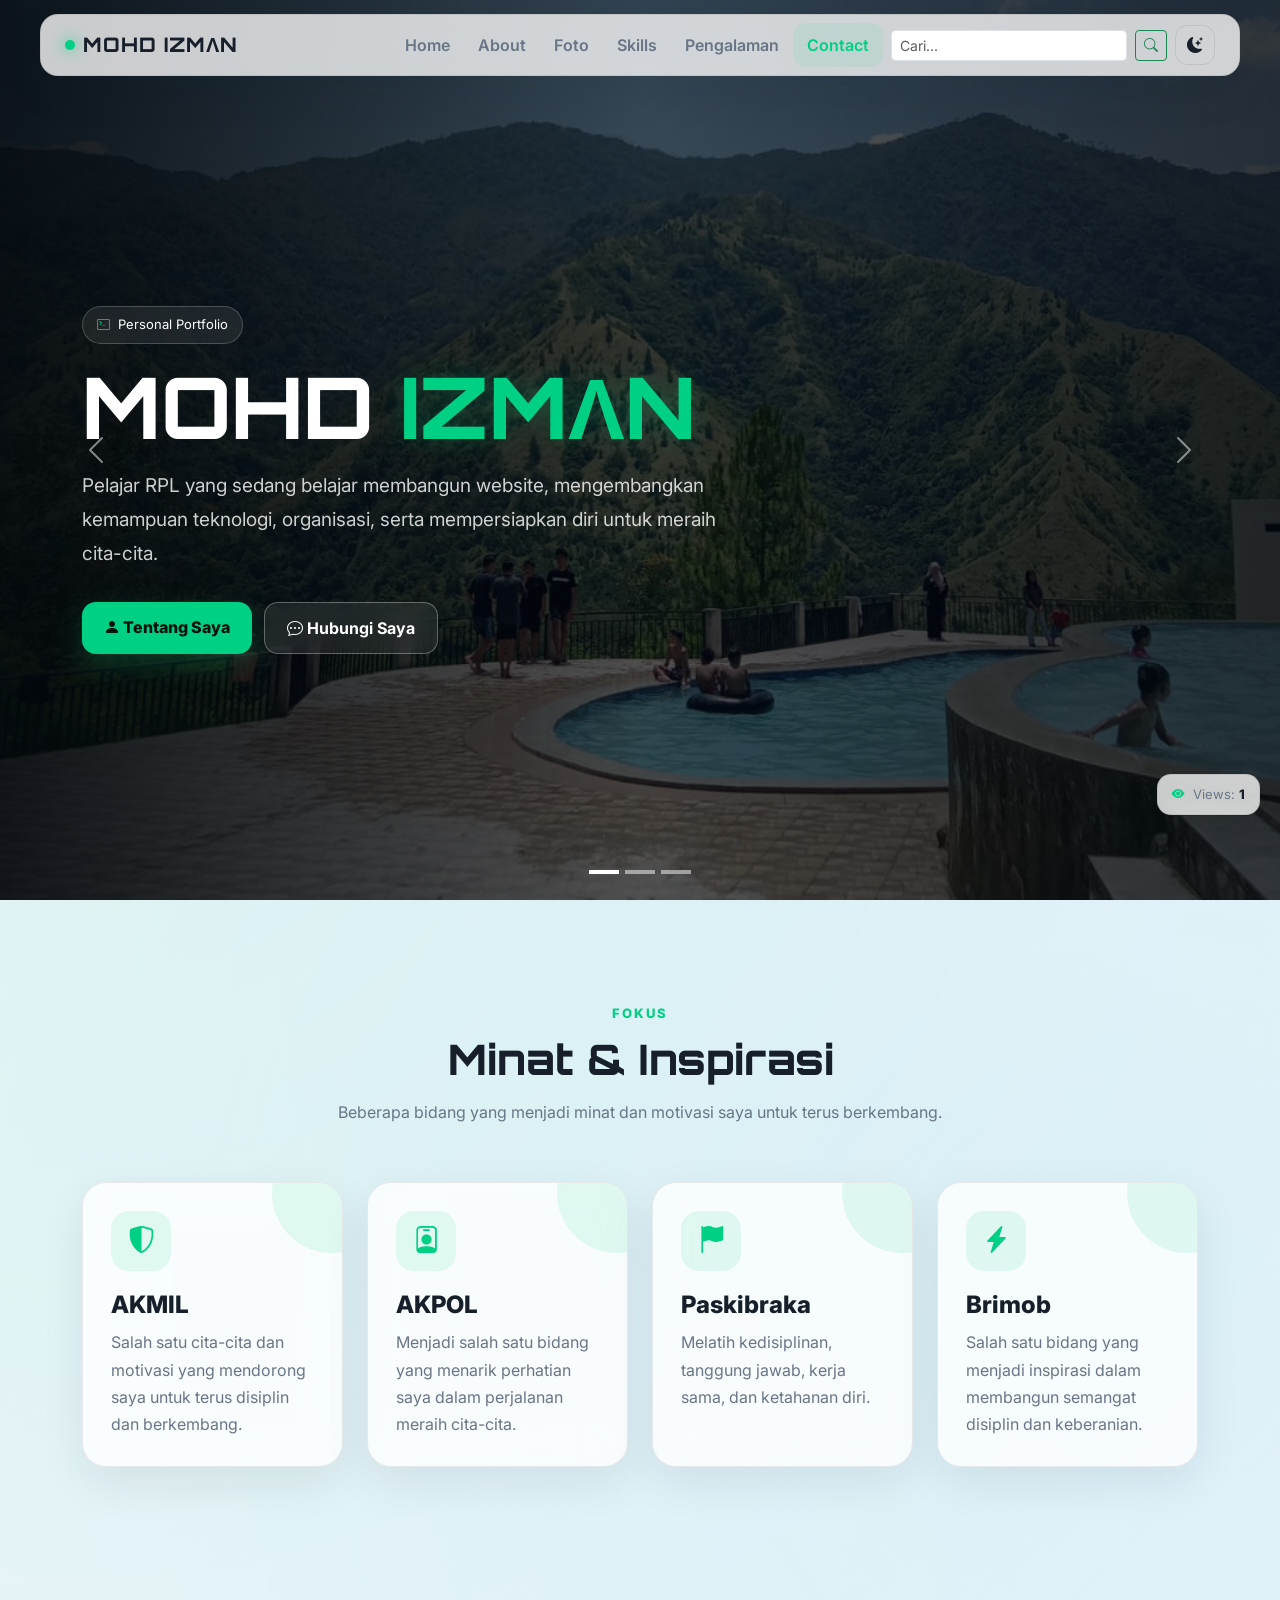
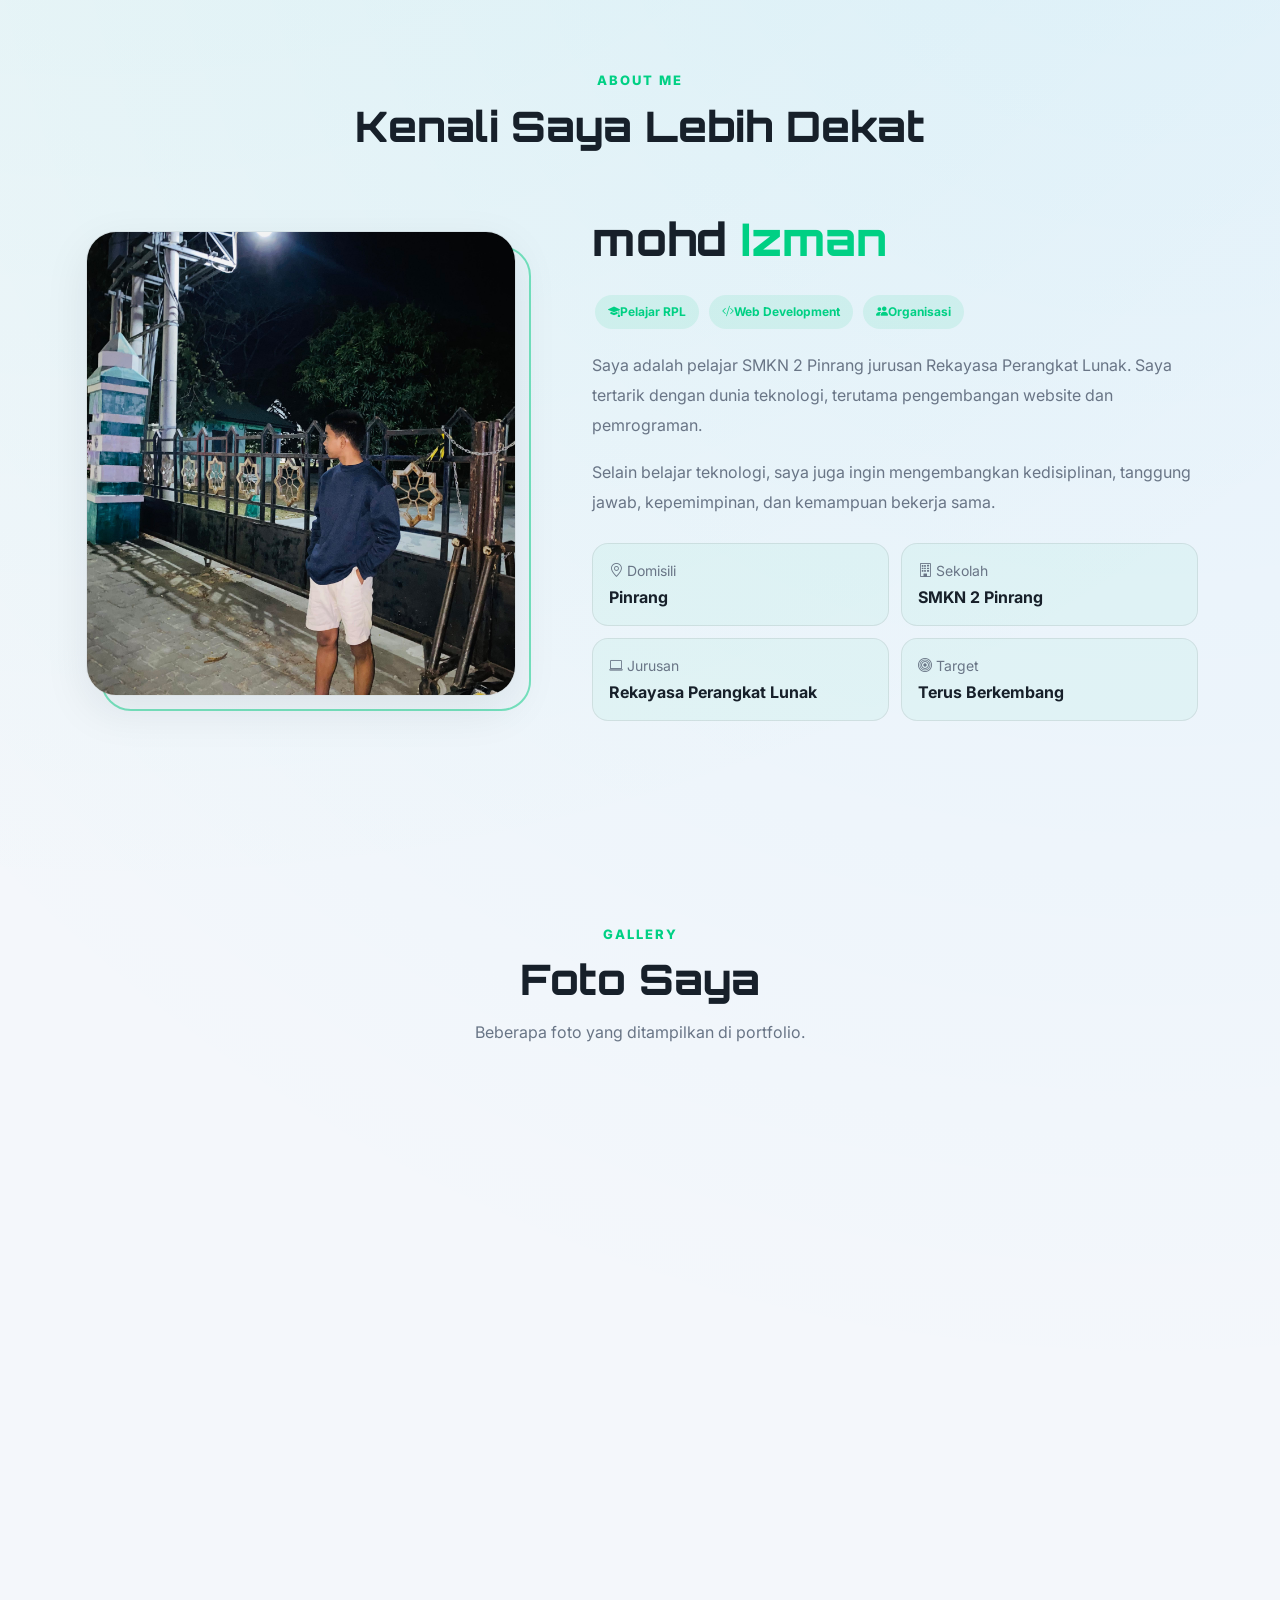
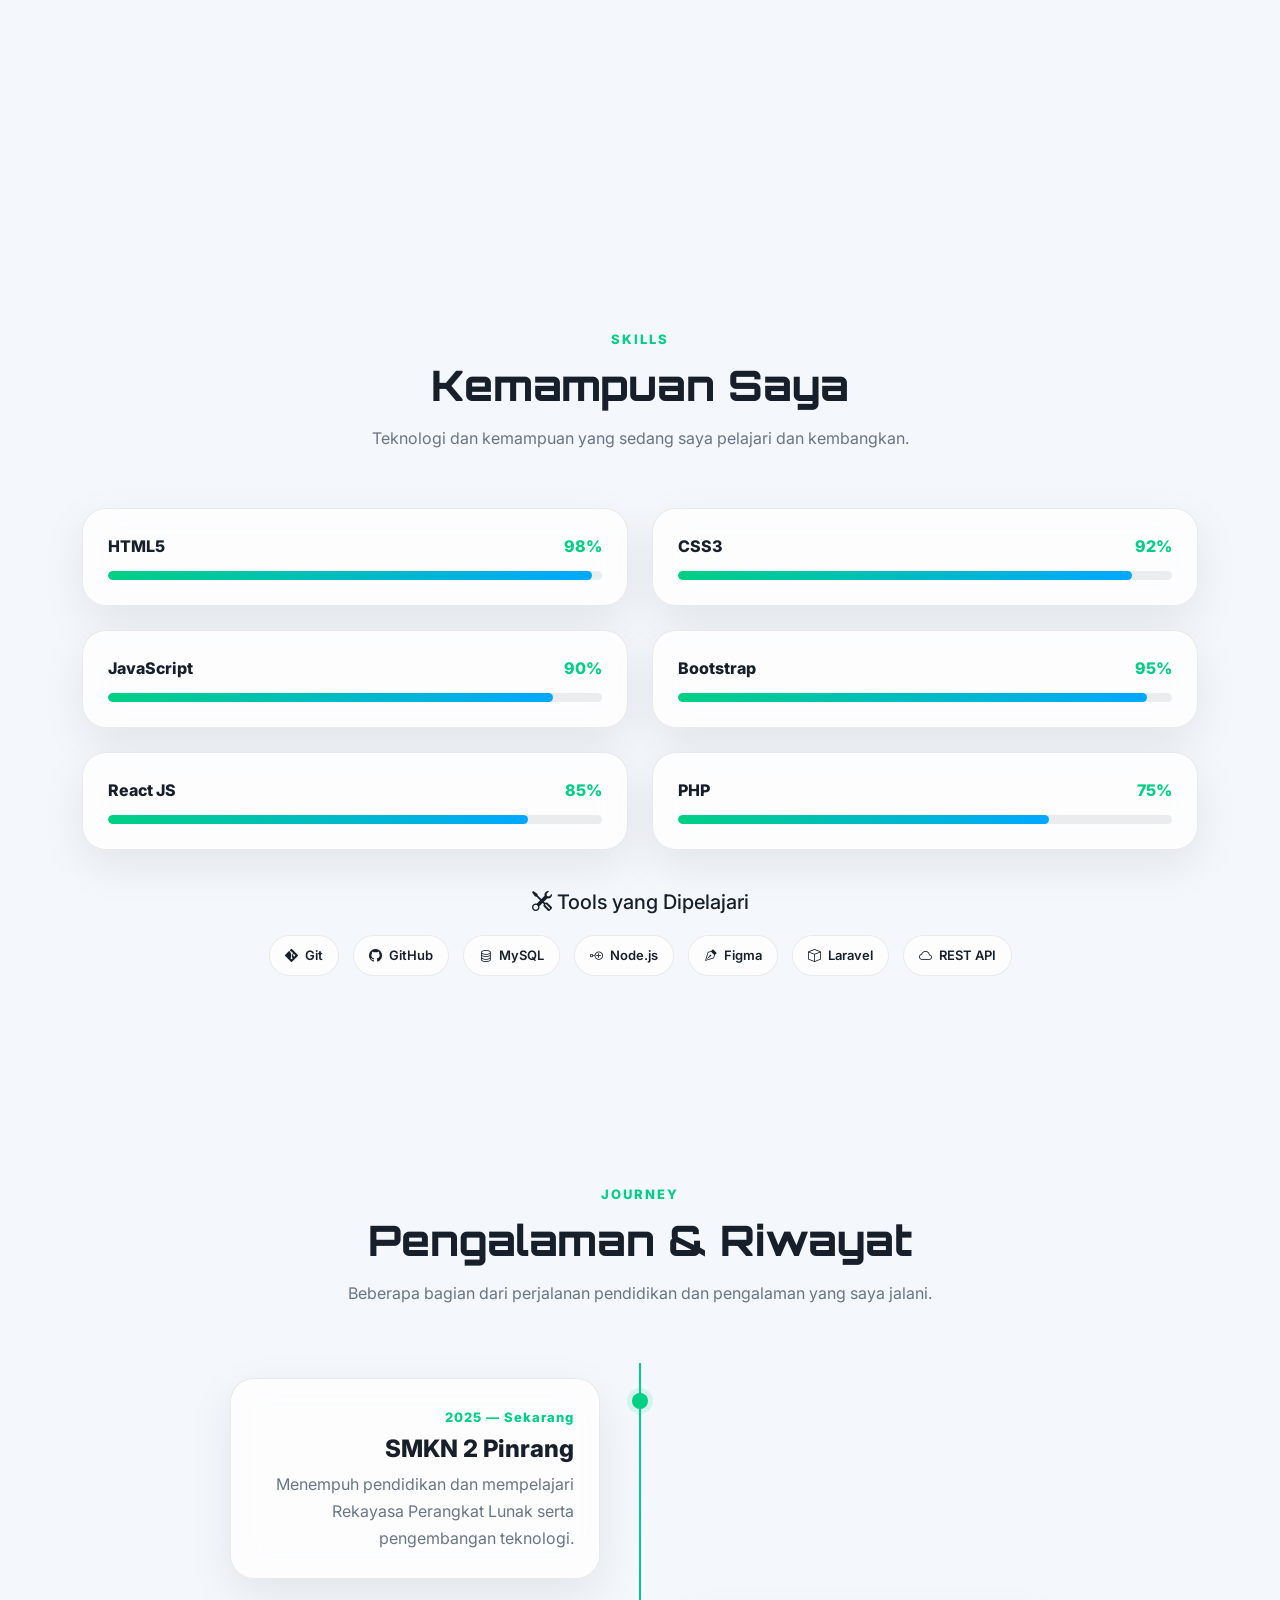
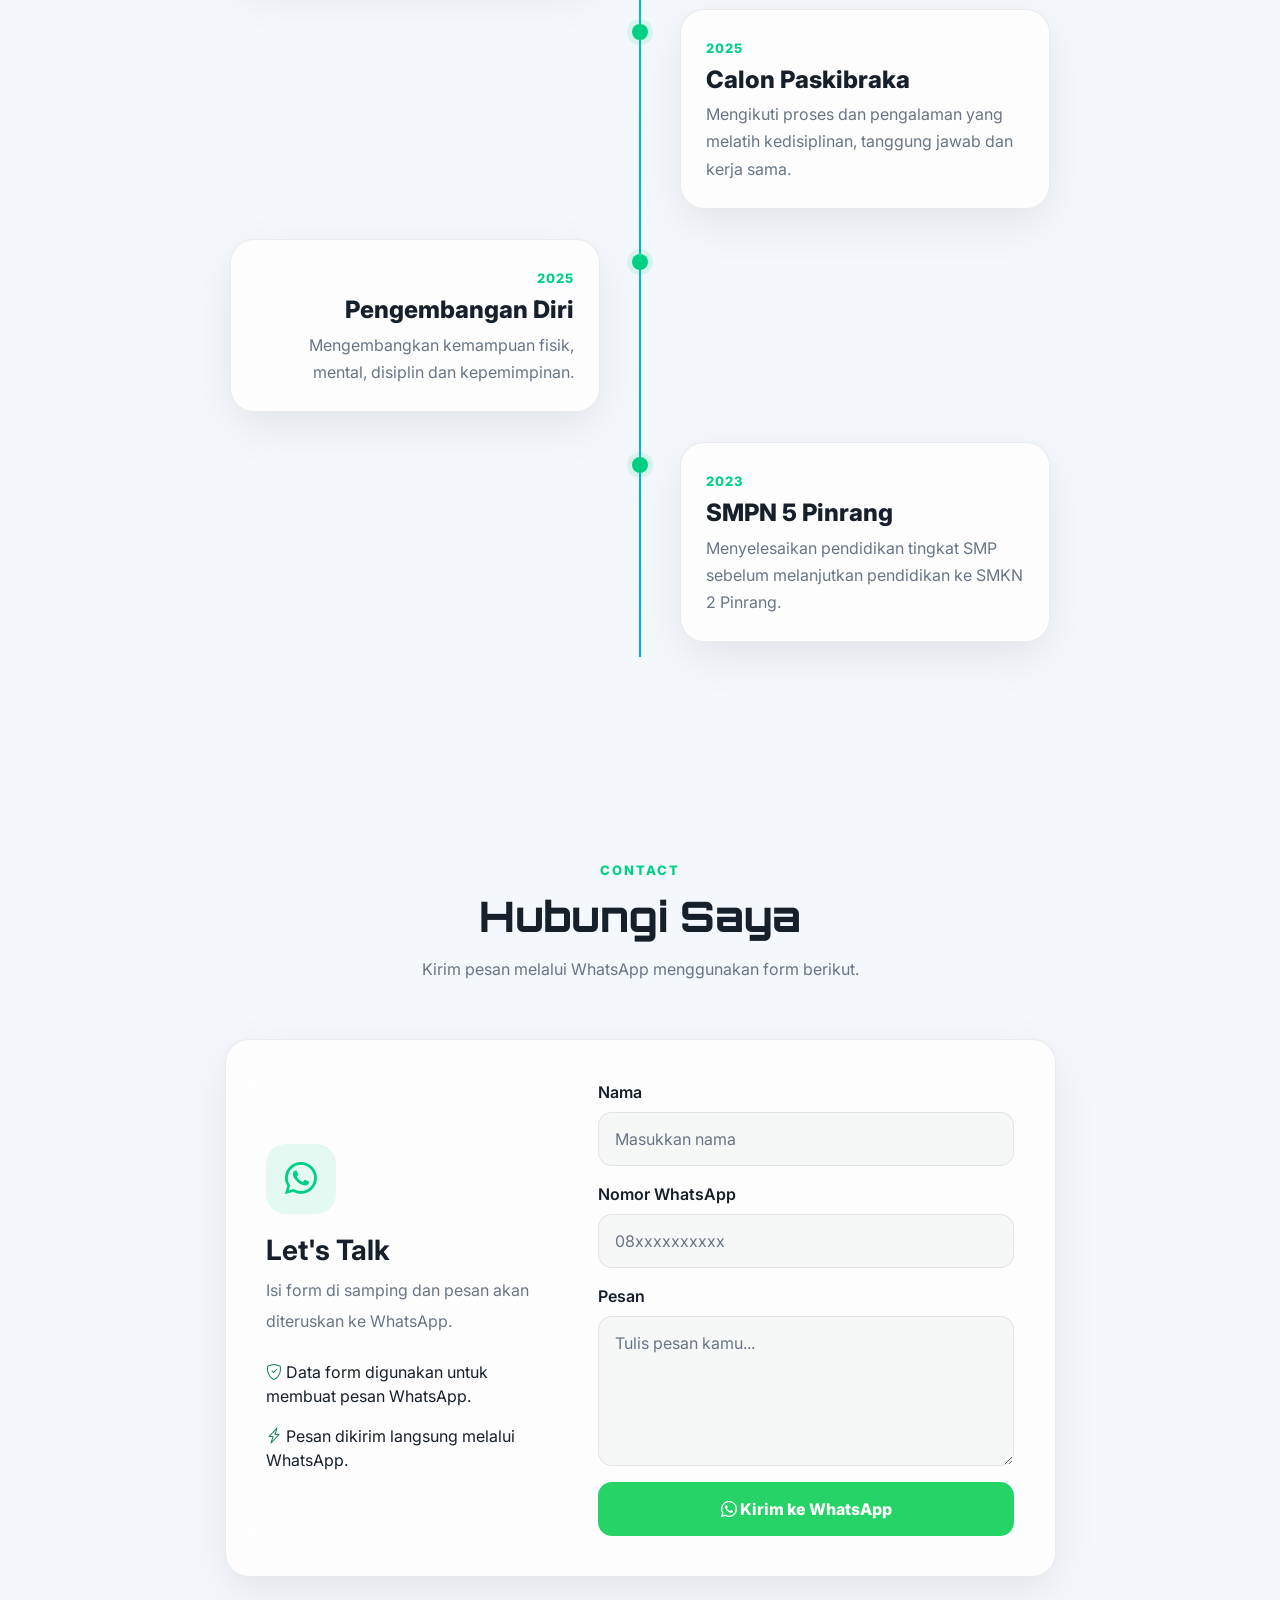
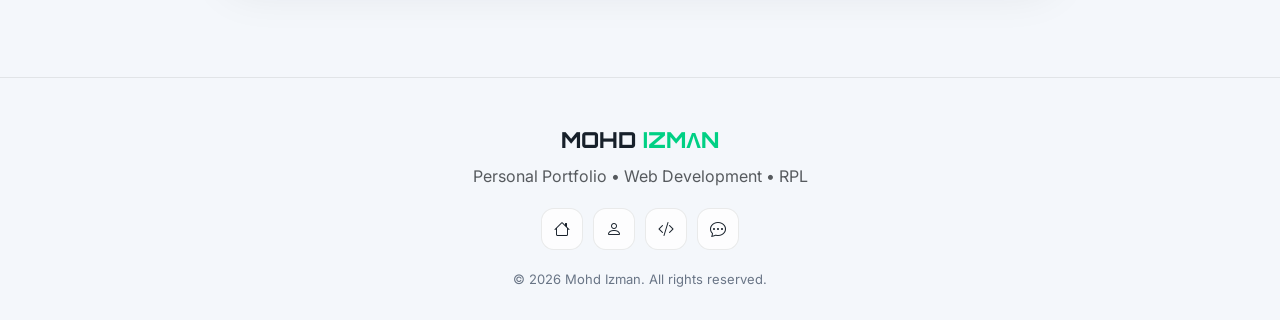
<file: index.html>
<!DOCTYPE html>
<html lang="id">
<head>
    <meta charset="UTF-8">
    <meta name="viewport" content="width=device-width, initial-scale=1.0">

    <meta name="description" content="Portfolio pribadi Mohd Izman - Pelajar RPL dan calon TNI AD.">
    <meta name="author" content="Mohd Izman">

    <title>Portfolio | Mohd Izman</title>

    <!-- Bootstrap -->
    <link
        href="https://cdn.jsdelivr.net/npm/bootstrap@5.3.3/dist/css/bootstrap.min.css"
        rel="stylesheet"
    >

    <!-- Bootstrap Icons -->
    <link
        rel="stylesheet"
        href="https://cdn.jsdelivr.net/npm/bootstrap-icons@1.11.3/font/bootstrap-icons.min.css"
    >

    <!-- Google Font -->
    <link
        href="https://fonts.googleapis.com/css2?family=Inter:wght@400;500;600;700;800&family=Orbitron:wght@500;600;700;800&display=swap"
        rel="stylesheet"
    >

    <!-- Theme sebelum halaman tampil -->
    <script>
        (() => {
            const savedTheme = localStorage.getItem("theme");

            if (savedTheme === "dark") {
                document.documentElement.classList.add("dark-mode");
            }
        })();
    </script>

    <style>
        /* =========================================================
           GLOBAL
        ========================================================= */

        :root {
            --primary: #00d084;
            --primary-dark: #00a968;
            --secondary: #00a8ff;

            --bg: #f4f7fb;
            --card: rgba(255, 255, 255, 0.78);
            --card-solid: #ffffff;
            --text: #17202a;
            --muted: #697586;
            --border: rgba(0, 0, 0, 0.08);

            --nav: rgba(255, 255, 255, 0.78);

            --shadow:
                0 15px 45px rgba(15, 23, 42, 0.08);

            --radius: 24px;
        }

        html.dark-mode {
            --bg: #070b12;
            --card: rgba(15, 23, 36, 0.82);
            --card-solid: #0f1724;
            --text: #f5f7fa;
            --muted: #9aa7b8;
            --border: rgba(255, 255, 255, 0.09);

            --nav: rgba(8, 13, 22, 0.78);

            --shadow:
                0 20px 60px rgba(0, 0, 0, 0.35);
        }

        * {
            box-sizing: border-box;
            scroll-behavior: smooth;
        }

        body {
            margin: 0;
            font-family: "Inter", sans-serif;
            background:
                radial-gradient(
                    circle at 10% 10%,
                    rgba(0, 208, 132, 0.08),
                    transparent 30%
                ),
                radial-gradient(
                    circle at 90% 20%,
                    rgba(0, 168, 255, 0.08),
                    transparent 30%
                ),
                var(--bg);
            color: var(--text);
            overflow-x: hidden;
            transition:
                background 0.35s ease,
                color 0.35s ease;
        }

        a {
            text-decoration: none;
        }

        img {
            max-width: 100%;
            display: block;
        }

        section {
            scroll-margin-top: 90px;
            padding: 100px 0;
        }

        .container {
            position: relative;
            z-index: 2;
        }

        /* =========================================================
           SCROLL PROGRESS
        ========================================================= */

        #scrollProgress {
            position: fixed;
            top: 0;
            left: 0;
            width: 0%;
            height: 4px;
            background: linear-gradient(
                90deg,
                var(--primary),
                var(--secondary)
            );
            z-index: 99999;
            box-shadow: 0 0 15px rgba(0, 208, 132, 0.5);
        }

        /* =========================================================
           LOADER
        ========================================================= */

        #pageLoader {
            position: fixed;
            inset: 0;
            z-index: 99998;
            display: flex;
            justify-content: center;
            align-items: center;
            background: #05080d;
            transition:
                opacity 0.7s ease,
                visibility 0.7s ease;
        }

        #pageLoader.hide {
            opacity: 0;
            visibility: hidden;
        }

        .loader-content {
            text-align: center;
            width: min(90%, 420px);
            color: white;
        }

        .loader-logo {
            width: 90px;
            height: 90px;
            margin: 0 auto 25px;
            border-radius: 50%;
            display: flex;
            align-items: center;
            justify-content: center;
            border: 2px solid rgba(0, 208, 132, 0.7);
            box-shadow:
                0 0 20px rgba(0, 208, 132, 0.3),
                inset 0 0 20px rgba(0, 208, 132, 0.1);
            animation: loaderPulse 1.8s infinite;
        }

        .loader-logo i {
            font-size: 38px;
            color: var(--primary);
        }

        .loader-title {
            font-family: "Orbitron", sans-serif;
            font-size: 20px;
            letter-spacing: 2px;
            margin-bottom: 20px;
        }

        .loader-bar {
            width: 100%;
            height: 5px;
            border-radius: 20px;
            background: rgba(255,255,255,0.12);
            overflow: hidden;
        }

        .loader-progress {
            width: 0;
            height: 100%;
            background: linear-gradient(
                90deg,
                var(--primary),
                var(--secondary)
            );
            animation: loading 1.8s ease forwards;
        }

        @keyframes loading {
            to {
                width: 100%;
            }
        }

        @keyframes loaderPulse {
            50% {
                transform: scale(1.08);
                box-shadow:
                    0 0 40px rgba(0, 208, 132, 0.5),
                    inset 0 0 25px rgba(0, 208, 132, 0.15);
            }
        }

        /* =========================================================
           NAVBAR
        ========================================================= */

        .navbar-custom {
            position: fixed;
            top: 14px;
            left: 50%;
            transform: translateX(-50%);
            width: min(1200px, calc(100% - 30px));
            border: 1px solid var(--border);
            background: var(--nav);
            backdrop-filter: blur(20px);
            -webkit-backdrop-filter: blur(20px);
            border-radius: 18px;
            box-shadow: var(--shadow);
            z-index: 1000;
            padding: 8px 12px;
            transition: 0.3s ease;
        }

        .navbar-custom.scrolled {
            box-shadow:
                0 15px 40px rgba(0,0,0,0.12);
        }

        .navbar-brand {
            font-family: "Orbitron", sans-serif;
            font-weight: 800;
            color: var(--text) !important;
            letter-spacing: 1px;
            display: flex;
            align-items: center;
            gap: 8px;
        }

        .brand-dot {
            width: 10px;
            height: 10px;
            border-radius: 50%;
            background: var(--primary);
            box-shadow: 0 0 15px var(--primary);
        }

        .navbar-toggler {
            border: 1px solid var(--border);
        }

        .navbar-toggler:focus {
            box-shadow: none;
        }

        .navbar-toggler-icon {
            filter: var(--toggler-filter, none);
        }

        html.dark-mode .navbar-toggler-icon {
            filter: invert(1);
        }

        .nav-link {
            color: var(--muted) !important;
            font-weight: 600;
            padding: 10px 14px !important;
            border-radius: 12px;
            transition: 0.25s ease;
        }

        .nav-link:hover,
        .nav-link.active {
            color: var(--primary) !important;
            background: rgba(0, 208, 132, 0.08);
        }

        .theme-btn {
            width: 40px;
            height: 40px;
            border: 1px solid var(--border);
            background: transparent;
            color: var(--text);
            border-radius: 12px;
            transition: 0.3s ease;
        }

        .theme-btn:hover {
            color: var(--primary);
            transform: rotate(12deg);
        }

        /* =========================================================
           HERO
        ========================================================= */

        .hero {
            min-height: 100vh;
            padding: 0;
            position: relative;
        }

        .hero .carousel,
        .hero .carousel-inner,
        .hero .carousel-item {
            min-height: 100vh;
        }

        .hero .carousel-item {
            position: relative;
        }

        .hero-image {
            width: 100%;
            height: 100vh;
            object-fit: cover;
            filter: brightness(0.55);
        }

        .hero-overlay {
            position: absolute;
            inset: 0;
            background:
                linear-gradient(
                    90deg,
                    rgba(3, 8, 13, 0.88),
                    rgba(3, 8, 13, 0.4),
                    rgba(3, 8, 13, 0.65)
                );
        }

        .hero-content {
            position: absolute;
            inset: 0;
            display: flex;
            align-items: center;
            z-index: 3;
        }

        .hero-text {
            max-width: 750px;
            color: white;
            padding-top: 60px;
        }

        .hero-small {
            display: inline-flex;
            align-items: center;
            gap: 8px;
            padding: 8px 14px;
            border-radius: 50px;
            border: 1px solid rgba(255,255,255,0.2);
            background: rgba(255,255,255,0.08);
            backdrop-filter: blur(10px);
            font-size: 13px;
            margin-bottom: 20px;
        }

        .hero-small i {
            color: var(--primary);
        }

        .hero-title {
            font-family: "Orbitron", sans-serif;
            font-weight: 800;
            font-size: clamp(42px, 7vw, 85px);
            line-height: 1;
            margin-bottom: 20px;
        }

        .hero-title span {
            color: var(--primary);
            text-shadow: 0 0 25px rgba(0, 208, 132, 0.25);
        }

        .hero-description {
            font-size: clamp(15px, 2vw, 19px);
            color: rgba(255,255,255,0.8);
            line-height: 1.8;
            max-width: 650px;
            margin-bottom: 30px;
        }

        .hero-buttons {
            display: flex;
            gap: 12px;
            flex-wrap: wrap;
        }

        .btn-primary-custom {
            border: none;
            color: #06120d;
            background: var(--primary);
            padding: 13px 22px;
            border-radius: 14px;
            font-weight: 800;
            transition: 0.3s ease;
            box-shadow: 0 10px 30px rgba(0, 208, 132, 0.2);
        }

        .btn-primary-custom:hover {
            color: #06120d;
            transform: translateY(-3px);
            box-shadow: 0 15px 35px rgba(0, 208, 132, 0.35);
        }

        .btn-outline-custom {
            border: 1px solid rgba(255,255,255,0.3);
            color: white;
            background: rgba(255,255,255,0.08);
            backdrop-filter: blur(10px);
            padding: 13px 22px;
            border-radius: 14px;
            font-weight: 700;
            transition: 0.3s ease;
        }

        .btn-outline-custom:hover {
            color: white;
            background: rgba(255,255,255,0.16);
            transform: translateY(-3px);
        }

        .carousel-indicators button {
            width: 30px !important;
            height: 4px !important;
            border-radius: 10px;
        }

        /* =========================================================
           FLOATING VIEWS
        ========================================================= */

        .views-box {
            position: fixed;
            right: 20px;
            bottom: 85px;
            z-index: 900;
            display: flex;
            align-items: center;
            gap: 8px;
            padding: 10px 14px;
            border-radius: 14px;
            border: 1px solid var(--border);
            background: var(--card);
            backdrop-filter: blur(15px);
            box-shadow: var(--shadow);
            font-size: 13px;
            color: var(--muted);
        }

        .views-box i {
            color: var(--primary);
        }

        .views-number {
            font-weight: 800;
            color: var(--text);
        }

        /* =========================================================
           SECTION HEADER
        ========================================================= */

        .section-heading {
            margin-bottom: 55px;
            text-align: center;
        }

        .section-label {
            display: inline-block;
            color: var(--primary);
            font-weight: 800;
            font-size: 13px;
            letter-spacing: 2px;
            text-transform: uppercase;
            margin-bottom: 10px;
        }

        .section-title {
            font-family: "Orbitron", sans-serif;
            font-size: clamp(27px, 4vw, 42px);
            font-weight: 800;
            margin-bottom: 14px;
        }

        .section-description {
            color: var(--muted);
            max-width: 650px;
            margin: auto;
            line-height: 1.8;
        }

        /* =========================================================
           GLASS CARD
        ========================================================= */

        .glass-card {
            background: var(--card);
            border: 1px solid var(--border);
            backdrop-filter: blur(18px);
            -webkit-backdrop-filter: blur(18px);
            border-radius: var(--radius);
            box-shadow: var(--shadow);
        }

        /* =========================================================
           INTEREST CARDS
        ========================================================= */

        .interest-card {
            height: 100%;
            padding: 28px;
            position: relative;
            overflow: hidden;
            transition: 0.35s ease;
        }

        .interest-card::before {
            content: "";
            position: absolute;
            width: 120px;
            height: 120px;
            right: -50px;
            top: -50px;
            border-radius: 50%;
            background: rgba(0,208,132,0.1);
            transition: 0.4s ease;
        }

        .interest-card:hover {
            transform: translateY(-8px);
            border-color: rgba(0,208,132,0.35);
        }

        .interest-card:hover::before {
            transform: scale(1.7);
        }

        .interest-icon {
            width: 60px;
            height: 60px;
            display: flex;
            align-items: center;
            justify-content: center;
            border-radius: 18px;
            background: rgba(0,208,132,0.1);
            color: var(--primary);
            font-size: 27px;
            margin-bottom: 20px;
        }

        .interest-card h4 {
            font-weight: 800;
            margin-bottom: 10px;
        }

        .interest-card p {
            color: var(--muted);
            line-height: 1.7;
            margin: 0;
        }

        /* =========================================================
           ABOUT
        ========================================================= */

        .about-image-wrapper {
            position: relative;
            max-width: 430px;
            margin: auto;
        }

        .about-image {
            width: 100%;
            aspect-ratio: 1 / 1.08;
            object-fit: cover;
            border-radius: 30px;
            border: 1px solid var(--border);
            box-shadow: var(--shadow);
        }

        .about-image-wrapper::after {
            content: "";
            position: absolute;
            width: 100%;
            height: 100%;
            right: -15px;
            bottom: -15px;
            border: 2px solid var(--primary);
            border-radius: 30px;
            z-index: -1;
            opacity: 0.5;
        }

        .about-content {
            padding-left: 25px;
        }

        .about-name {
            font-family: "Orbitron", sans-serif;
            font-size: clamp(28px, 4vw, 45px);
            font-weight: 800;
        }

        .about-name span {
            color: var(--primary);
        }

        .about-text {
            color: var(--muted);
            line-height: 1.9;
        }

        .info-grid {
            display: grid;
            grid-template-columns: repeat(2, 1fr);
            gap: 12px;
            margin-top: 25px;
        }

        .info-item {
            padding: 16px;
            border-radius: 16px;
            background: rgba(0,208,132,0.05);
            border: 1px solid var(--border);
        }

        .info-item small {
            color: var(--muted);
            display: block;
            margin-bottom: 4px;
        }

        .info-item strong {
            color: var(--text);
        }

        .badge-custom {
            display: inline-flex;
            padding: 8px 13px;
            border-radius: 50px;
            background: rgba(0,208,132,0.1);
            color: var(--primary);
            font-size: 12px;
            font-weight: 700;
            margin: 5px 3px;
        }

        /* =========================================================
           GALLERY
        ========================================================= */

        .gallery-card {
            position: relative;
            overflow: hidden;
            border-radius: 22px;
            height: 300px;
            border: 1px solid var(--border);
            box-shadow: var(--shadow);
        }

        .gallery-card img {
            width: 100%;
            height: 100%;
            object-fit: cover;
            transition: transform 0.6s ease;
        }

        .gallery-card::after {
            content: "";
            position: absolute;
            inset: 0;
            background: linear-gradient(
                to top,
                rgba(0,0,0,0.85),
                transparent 65%
            );
        }

        .gallery-card:hover img {
            transform: scale(1.08);
        }

        .gallery-caption {
            position: absolute;
            left: 22px;
            right: 22px;
            bottom: 20px;
            z-index: 2;
            color: white;
        }

        .gallery-caption h5 {
            font-weight: 800;
            margin-bottom: 4px;
        }

        .gallery-caption p {
            font-size: 13px;
            margin: 0;
            color: rgba(255,255,255,0.75);
        }

        /* =========================================================
           SKILLS
        ========================================================= */

        .skill-card {
            padding: 25px;
            height: 100%;
            transition: 0.3s ease;
        }

        .skill-card:hover {
            transform: translateY(-6px);
        }

        .skill-top {
            display: flex;
            justify-content: space-between;
            align-items: center;
            margin-bottom: 13px;
        }

        .skill-name {
            font-weight: 800;
        }

        .skill-percent {
            color: var(--primary);
            font-weight: 800;
        }

        .skill-bar {
            height: 9px;
            border-radius: 20px;
            background: rgba(128,128,128,0.14);
            overflow: hidden;
        }

        .skill-progress {
            height: 100%;
            width: 0;
            border-radius: 20px;
            background: linear-gradient(
                90deg,
                var(--primary),
                var(--secondary)
            );
            transition: width 1.5s cubic-bezier(.17,.67,.3,1);
        }

        .tools-wrapper {
            margin-top: 40px;
            text-align: center;
        }

        .tool-badge {
            display: inline-flex;
            align-items: center;
            gap: 7px;
            margin: 5px;
            padding: 10px 15px;
            border-radius: 50px;
            background: var(--card);
            border: 1px solid var(--border);
            color: var(--text);
            font-size: 13px;
            font-weight: 600;
            transition: 0.25s ease;
        }

        .tool-badge:hover {
            transform: translateY(-3px);
            border-color: var(--primary);
            color: var(--primary);
        }

        /* =========================================================
           TIMELINE
        ========================================================= */

        .timeline {
            position: relative;
            max-width: 900px;
            margin: auto;
        }

        .timeline::before {
            content: "";
            position: absolute;
            left: 50%;
            top: 0;
            bottom: 0;
            width: 2px;
            transform: translateX(-50%);
            background: linear-gradient(
                var(--primary),
                var(--secondary)
            );
        }

        .timeline-item {
            width: 50%;
            padding: 15px 40px;
            position: relative;
        }

        .timeline-item:nth-child(odd) {
            left: 0;
            text-align: right;
        }

        .timeline-item:nth-child(even) {
            left: 50%;
        }

        .timeline-dot {
            position: absolute;
            top: 30px;
            width: 16px;
            height: 16px;
            border-radius: 50%;
            background: var(--primary);
            box-shadow: 0 0 0 5px rgba(0,208,132,0.12);
        }

        .timeline-item:nth-child(odd) .timeline-dot {
            right: -8px;
        }

        .timeline-item:nth-child(even) .timeline-dot {
            left: -8px;
        }

        .timeline-card {
            padding: 25px;
        }

        .timeline-year {
            color: var(--primary);
            font-size: 13px;
            font-weight: 800;
            letter-spacing: 1px;
        }

        .timeline-card h4 {
            font-weight: 800;
            margin: 7px 0;
        }

        .timeline-card p {
            color: var(--muted);
            line-height: 1.7;
            margin: 0;
        }

        /* =========================================================
           CONTACT
        ========================================================= */

        .contact-card {
            padding: 40px;
        }

        .contact-icon {
            width: 70px;
            height: 70px;
            border-radius: 20px;
            display: flex;
            justify-content: center;
            align-items: center;
            font-size: 32px;
            color: var(--primary);
            background: rgba(0,208,132,0.1);
            margin-bottom: 20px;
        }

        .form-control-custom {
            border: 1px solid var(--border);
            background: rgba(128,128,128,0.06);
            color: var(--text);
            border-radius: 14px;
            padding: 14px 16px;
        }

        .form-control-custom::placeholder {
            color: var(--muted);
        }

        .form-control-custom:focus {
            color: var(--text);
            background: rgba(128,128,128,0.08);
            border-color: var(--primary);
            box-shadow: 0 0 0 4px rgba(0,208,132,0.08);
        }

        .wa-button {
            width: 100%;
            border: none;
            border-radius: 14px;
            padding: 15px;
            background: #25D366;
            color: white;
            font-weight: 800;
            transition: 0.3s ease;
        }

        .wa-button:hover {
            transform: translateY(-3px);
            filter: brightness(1.05);
        }

        /* =========================================================
           FOOTER
        ========================================================= */

        footer {
            padding: 45px 0 30px;
            border-top: 1px solid var(--border);
        }

        .footer-logo {
            font-family: "Orbitron", sans-serif;
            font-weight: 800;
            font-size: 22px;
        }

        .footer-logo span {
            color: var(--primary);
        }

        .social-links {
            display: flex;
            justify-content: center;
            gap: 10px;
            margin: 20px 0;
        }

        .social-links a {
            width: 42px;
            height: 42px;
            display: flex;
            align-items: center;
            justify-content: center;
            border-radius: 13px;
            color: var(--text);
            background: var(--card);
            border: 1px solid var(--border);
            transition: 0.3s ease;
        }

        .social-links a:hover {
            color: var(--primary);
            transform: translateY(-4px);
            border-color: var(--primary);
        }

        .footer-copy {
            color: var(--muted);
            font-size: 13px;
            text-align: center;
            margin: 0;
        }

        /* =========================================================
           BACK TO TOP
        ========================================================= */

        #backToTop {
            position: fixed;
            right: 20px;
            bottom: 20px;
            width: 48px;
            height: 48px;
            border: 1px solid var(--border);
            border-radius: 15px;
            background: var(--card);
            backdrop-filter: blur(15px);
            color: var(--text);
            z-index: 900;
            opacity: 0;
            visibility: hidden;
            transform: translateY(15px);
            transition: 0.3s ease;
            box-shadow: var(--shadow);
        }

        #backToTop.show {
            opacity: 1;
            visibility: visible;
            transform: translateY(0);
        }

        #backToTop:hover {
            color: var(--primary);
            transform: translateY(-3px);
        }

        /* =========================================================
           TOAST
        ========================================================= */

        .toast-custom {
            background: var(--card-solid);
            color: var(--text);
            border: 1px solid var(--border);
            box-shadow: var(--shadow);
        }

        /* =========================================================
           REVEAL ANIMATION
        ========================================================= */

        .reveal {
            opacity: 0;
            transform: translateY(35px);
            transition:
                opacity 0.8s ease,
                transform 0.8s ease;
        }

        .reveal.show {
            opacity: 1;
            transform: translateY(0);
        }

        /* =========================================================
           MOBILE
        ========================================================= */

        @media (max-width: 991px) {

            .navbar-custom {
                top: 8px;
                width: calc(100% - 16px);
            }

            .navbar-collapse {
                padding: 15px 5px 8px;
            }

            .hero-text {
                padding: 30px 20px 0;
            }

            .hero-content .container {
                padding: 0;
            }

            .about-content {
                padding-left: 0;
                margin-top: 50px;
            }

            .timeline::before {
                left: 10px;
            }

            .timeline-item,
            .timeline-item:nth-child(even),
            .timeline-item:nth-child(odd) {
                width: 100%;
                left: 0;
                text-align: left;
                padding-left: 40px;
                padding-right: 0;
            }

            .timeline-item:nth-child(odd) .timeline-dot,
            .timeline-item:nth-child(even) .timeline-dot {
                left: 2px;
                right: auto;
            }

            .contact-card {
                padding: 25px;
            }
        }

        @media (max-width: 576px) {

            section {
                padding: 75px 0;
            }

            .hero-title {
                font-size: 43px;
            }

            .hero-description {
                font-size: 14px;
            }

            .hero-buttons {
                flex-direction: column;
                align-items: stretch;
            }

            .btn-primary-custom,
            .btn-outline-custom {
                text-align: center;
            }

            .info-grid {
                grid-template-columns: 1fr;
            }

            .views-box {
                right: 15px;
                bottom: 75px;
            }

            #backToTop {
                right: 15px;
                bottom: 15px;
            }

            .gallery-card {
                height: 250px;
            }
        }

        /* =========================================================
           REDUCED MOTION
        ========================================================= */

        @media (prefers-reduced-motion: reduce) {

            *,
            *::before,
            *::after {
                scroll-behavior: auto !important;
                animation-duration: 0.01ms !important;
                animation-iteration-count: 1 !important;
                transition-duration: 0.01ms !important;
            }
        }
    </style>
</head>

<body>

    <!-- =========================================================
         LOADING SCREEN
    ========================================================= -->

    <div id="pageLoader">
        <div class="loader-content">

            <div class="loader-logo">
                <i class="bi bi-code-slash"></i>
            </div>

            <div class="loader-title">
                MOHD IZMΛN
            </div>

            <div class="loader-bar">
                <div class="loader-progress"></div>
            </div>

        </div>
    </div>


    <!-- SCROLL PROGRESS -->

    <div id="scrollProgress"></div>


    <!-- =========================================================
         NAVBAR
    ========================================================= -->

    <nav class="navbar navbar-expand-lg navbar-custom" id="mainNavbar">

        <div class="container-fluid">

            <a class="navbar-brand" href="#home">

                <span class="brand-dot"></span>

                MOHD IZMΛN

            </a>


            <button
                class="navbar-toggler"
                type="button"
                data-bs-toggle="collapse"
                data-bs-target="#navbarMenu"
                aria-controls="navbarMenu"
                aria-expanded="false"
                aria-label="Toggle navigation"
            >
                <span class="navbar-toggler-icon"></span>
            </button>


            <div class="collapse navbar-collapse" id="navbarMenu">

                <ul class="navbar-nav ms-auto align-items-lg-center">

                    <li class="nav-item">
                        <a class="nav-link active" href="#home">
                            Home
                        </a>
                    </li>

                    <li class="nav-item">
                        <a class="nav-link" href="#about">
                            About
                        </a>
                    </li>

                    <li class="nav-item">
                        <a class="nav-link" href="#gallery">
                            Foto
                        </a>
                    </li>

                    <li class="nav-item">
                        <a class="nav-link" href="#skills">
                            Skills
                        </a>
                    </li>

                    <li class="nav-item">
                        <a class="nav-link" href="#experience">
                            Pengalaman
                        </a>
                    </li>

                    <li class="nav-item">
                        <a class="nav-link" href="#contact">
                            Contact
                        </a>
                    </li>

                </ul>


                <!-- Search -->

                <form
                    class="d-flex ms-lg-2 mt-2 mt-lg-0"
                    id="searchForm"
                >

                    <input
                        class="form-control form-control-sm me-2"
                        id="searchInput"
                        type="search"
                        placeholder="Cari..."
                        aria-label="Cari"
                    >

                    <button
                        class="btn btn-sm btn-outline-success"
                        type="submit"
                    >
                        <i class="bi bi-search"></i>
                    </button>

                </form>


                <!-- Theme -->

                <button
                    class="theme-btn ms-lg-2 mt-2 mt-lg-0"
                    id="themeToggle"
                    aria-label="Ganti tema"
                >
                    <i class="bi bi-moon-stars-fill"></i>
                </button>

            </div>

        </div>

    </nav>


    <!-- =========================================================
         HERO
    ========================================================= -->

    <main id="home">

        <section class="hero">

            <div
                id="heroCarousel"
                class="carousel slide carousel-fade"
                data-bs-ride="carousel"
                data-bs-interval="5000"
            >

                <div class="carousel-indicators">

                    <button
                        type="button"
                        data-bs-target="#heroCarousel"
                        data-bs-slide-to="0"
                        class="active"
                        aria-current="true"
                    ></button>

                    <button
                        type="button"
                        data-bs-target="#heroCarousel"
                        data-bs-slide-to="1"
                    ></button>

                    <button
                        type="button"
                        data-bs-target="#heroCarousel"
                        data-bs-slide-to="2"
                    ></button>

                </div>


                <div class="carousel-inner">

                    <!-- Slide 1 -->

                    <div class="carousel-item active">

                        <img
                            src="assets/img/foto6.jpeg"
                            class="hero-image"
                            alt="Foto Mohd Izman"
                        >

                        <div class="hero-overlay"></div>

                        <div class="hero-content">

                            <div class="container">

                                <div class="hero-text">

                                    <div class="hero-small">
                                        <i class="bi bi-terminal"></i>
                                        Personal Portfolio
                                    </div>

                                    <h1 class="hero-title">
                                        MOHD <span>IZMΛN</span>
                                    </h1>

                                    <p class="hero-description">
                                        Pelajar RPL yang sedang belajar
                                        membangun website, mengembangkan
                                        kemampuan teknologi, organisasi,
                                        serta mempersiapkan diri untuk
                                        meraih cita-cita.
                                    </p>

                                    <div class="hero-buttons">

                                        <a
                                            href="#about"
                                            class="btn-primary-custom"
                                        >
                                            <i class="bi bi-person-fill"></i>
                                            Tentang Saya
                                        </a>

                                        <a
                                            href="#contact"
                                            class="btn-outline-custom"
                                        >
                                            <i class="bi bi-chat-dots"></i>
                                            Hubungi Saya
                                        </a>

                                    </div>

                                </div>

                            </div>

                        </div>

                    </div>


                    <!-- Slide 2 -->

                    <div class="carousel-item">

                        <img
                            src="assets/img/h2.jpeg"
                            class="hero-image"
                            alt="Portfolio"
                        >

                        <div class="hero-overlay"></div>

                        <div class="hero-content">

                            <div class="container">

                                <div class="hero-text">

                                    <div class="hero-small">
                                        <i class="bi bi-laptop"></i>
                                        Web Development
                                    </div>

                                    <h2 class="hero-title">
                                        CODE.
                                        <span>CREATE.</span>
                                        GROW.
                                    </h2>

                                    <p class="hero-description">
                                        Belajar HTML, CSS, JavaScript,
                                        Bootstrap dan berbagai teknologi
                                        web untuk membuat proyek yang
                                        semakin baik.
                                    </p>

                                    <div class="hero-buttons">

                                        <a
                                            href="#skills"
                                            class="btn-primary-custom"
                                        >
                                            <i class="bi bi-code-slash"></i>
                                            Lihat Skills
                                        </a>

                                        <a
                                            href="#gallery"
                                            class="btn-outline-custom"
                                        >
                                            <i class="bi bi-images"></i>
                                            Lihat Foto
                                        </a>

                                    </div>

                                </div>

                            </div>

                        </div>

                    </div>


                    <!-- Slide 3 -->

                    <div class="carousel-item">

                        <img
                            src="assets/img/h3.jpeg"
                            class="hero-image"
                            alt="Mohd Izman Portfolio"
                        >

                        <div class="hero-overlay"></div>

                        <div class="hero-content">

                            <div class="container">

                                <div class="hero-text">

                                    <div class="hero-small">
                                        <i class="bi bi-stars"></i>
                                        Keep Moving Forward
                                    </div>

                                    <h2 class="hero-title">
                                        DREAM
                                        <span>BIG.</span>
                                    </h2>

                                    <p class="hero-description">
                                        Terus belajar, terus berkembang,
                                        dan terus mengejar target yang
                                        ingin dicapai.
                                    </p>

                                    <div class="hero-buttons">

                                        <a
                                            href="#experience"
                                            class="btn-primary-custom"
                                        >
                                            <i class="bi bi-clock-history"></i>
                                            Perjalanan Saya
                                        </a>

                                    </div>

                                </div>

                            </div>

                        </div>

                    </div>

                </div>


                <button
                    class="carousel-control-prev"
                    type="button"
                    data-bs-target="#heroCarousel"
                    data-bs-slide="prev"
                >
                    <span class="carousel-control-prev-icon"></span>
                </button>

                <button
                    class="carousel-control-next"
                    type="button"
                    data-bs-target="#heroCarousel"
                    data-bs-slide="next"
                >
                    <span class="carousel-control-next-icon"></span>
                </button>

            </div>

        </section>


        <!-- =====================================================
             FOCUS / INTEREST
        ===================================================== -->

        <section id="focus">

            <div class="container">

                <div class="section-heading reveal">

                    <span class="section-label">
                        Fokus
                    </span>

                    <h2 class="section-title">
                        Minat & Inspirasi
                    </h2>

                    <p class="section-description">
                        Beberapa bidang yang menjadi minat dan
                        motivasi saya untuk terus berkembang.
                    </p>

                </div>


                <div class="row g-4">

                    <div class="col-md-6 col-lg-3 reveal">

                        <div class="glass-card interest-card">

                            <div class="interest-icon">
                                <i class="bi bi-shield-shaded"></i>
                            </div>

                            <h4>AKMIL</h4>

                            <p>
                                Salah satu cita-cita dan motivasi
                                yang mendorong saya untuk terus
                                disiplin dan berkembang.
                            </p>

                        </div>

                    </div>


                    <div class="col-md-6 col-lg-3 reveal">

                        <div class="glass-card interest-card">

                            <div class="interest-icon">
                                <i class="bi bi-person-badge"></i>
                            </div>

                            <h4>AKPOL</h4>

                            <p>
                                Menjadi salah satu bidang yang
                                menarik perhatian saya dalam
                                perjalanan meraih cita-cita.
                            </p>

                        </div>

                    </div>


                    <div class="col-md-6 col-lg-3 reveal">

                        <div class="glass-card interest-card">

                            <div class="interest-icon">
                                <i class="bi bi-flag-fill"></i>
                            </div>

                            <h4>Paskibraka</h4>

                            <p>
                                Melatih kedisiplinan, tanggung jawab,
                                kerja sama, dan ketahanan diri.
                            </p>

                        </div>

                    </div>


                    <div class="col-md-6 col-lg-3 reveal">

                        <div class="glass-card interest-card">

                            <div class="interest-icon">
                                <i class="bi bi-lightning-charge-fill"></i>
                            </div>

                            <h4>Brimob</h4>

                            <p>
                                Salah satu bidang yang menjadi
                                inspirasi dalam membangun semangat
                                disiplin dan keberanian.
                            </p>

                        </div>

                    </div>

                </div>

            </div>

        </section>


        <!-- =====================================================
             ABOUT
        ===================================================== -->

        <section id="about">

            <div class="container">

                <div class="section-heading reveal">

                    <span class="section-label">
                        About Me
                    </span>

                    <h2 class="section-title">
                        Kenali Saya Lebih Dekat
                    </h2>

                </div>


                <div class="row align-items-center g-5">

                    <div class="col-lg-5 reveal">

                        <div class="about-image-wrapper">

                            <img
                                src="assets/img/izman.jpeg"
                                alt="Mohd Izman"
                                class="about-image"
                            >

                        </div>

                    </div>


                    <div class="col-lg-7 reveal">

                        <div class="about-content">

                            <div class="about-name">
                                mohd <span>Izman</span>
                            </div>

                            <div class="mt-3 mb-3">

                                <span class="badge-custom">
                                    <i class="bi bi-mortarboard-fill"></i>
                                    Pelajar RPL
                                </span>

                                <span class="badge-custom">
                                    <i class="bi bi-code-slash"></i>
                                    Web Development
                                </span>

                                <span class="badge-custom">
                                    <i class="bi bi-people-fill"></i>
                                    Organisasi
                                </span>

                            </div>

                            <p class="about-text">
                                Saya adalah pelajar SMKN 2 Pinrang
                                jurusan Rekayasa Perangkat Lunak.
                                Saya tertarik dengan dunia teknologi,
                                terutama pengembangan website dan
                                pemrograman.
                            </p>

                            <p class="about-text">
                                Selain belajar teknologi, saya juga
                                ingin mengembangkan kedisiplinan,
                                tanggung jawab, kepemimpinan, dan
                                kemampuan bekerja sama.
                            </p>


                            <div class="info-grid">

                                <div class="info-item">
                                    <small>
                                        <i class="bi bi-geo-alt"></i>
                                        Domisili
                                    </small>
                                    <strong>Pinrang</strong>
                                </div>

                                <div class="info-item">
                                    <small>
                                        <i class="bi bi-building"></i>
                                        Sekolah
                                    </small>
                                    <strong>
                                        SMKN 2 Pinrang
                                    </strong>
                                </div>

                                <div class="info-item">
                                    <small>
                                        <i class="bi bi-laptop"></i>
                                        Jurusan
                                    </small>
                                    <strong>
                                        Rekayasa Perangkat Lunak
                                    </strong>
                                </div>

                                <div class="info-item">
                                    <small>
                                        <i class="bi bi-bullseye"></i>
                                        Target
                                    </small>
                                    <strong>
                                        Terus Berkembang
                                    </strong>
                                </div>

                            </div>

                        </div>

                    </div>

                </div>

            </div>

        </section>


        <!-- =====================================================
             GALLERY
        ===================================================== -->

        <section id="gallery">

            <div class="container">

                <div class="section-heading reveal">

                    <span class="section-label">
                        Gallery
                    </span>

                    <h2 class="section-title">
                        Foto Saya
                    </h2>

                    <p class="section-description">
                        Beberapa foto yang ditampilkan di portfolio.
                    </p>

                </div>


                <div class="row g-4">

                    <div class="col-md-6 reveal">

                        <div class="gallery-card">

                            <img
                                src="assets/img/foto1.jpeg"
                                alt="Foto 1"
                                loading="lazy"
                            >

                            <div class="gallery-caption">

                                <h5>My Moment</h5>

                                <p>
                                    Salah satu momen dalam perjalanan saya.
                                </p>

                            </div>

                        </div>

                    </div>


                    <div class="col-md-6 reveal">

                        <div class="gallery-card">

                            <img
                                src="assets/img/foto2.jpeg"
                                alt="Foto 2"
                                loading="lazy"
                            >

                            <div class="gallery-caption">

                                <h5>My Journey</h5>

                                <p>
                                    Momen yang menjadi bagian dari perjalanan.
                                </p>

                            </div>

                        </div>

                    </div>


                    <div class="col-md-6 reveal">

                        <div class="gallery-card">

                            <img
                                src="assets/img/foto4.jpeg"
                                alt="Foto 4"
                                loading="lazy"
                            >

                            <div class="gallery-caption">

                                <h5>Memories</h5>

                                <p>
                                    Dokumentasi dan kenangan.
                                </p>

                            </div>

                        </div>

                    </div>


                    <div class="col-md-6 reveal">

                        <div class="gallery-card">

                            <img
                                src="assets/img/foto5.jpeg"
                                alt="Foto 5"
                                loading="lazy"
                            >

                            <div class="gallery-caption">

                                <h5>Another Story</h5>

                                <p>
                                    Salah satu bagian dari portfolio.
                                </p>

                            </div>

                        </div>

                    </div>

                </div>

            </div>

        </section>


        <!-- =====================================================
             SKILLS
        ===================================================== -->

        <section id="skills">

            <div class="container">

                <div class="section-heading reveal">

                    <span class="section-label">
                        Skills
                    </span>

                    <h2 class="section-title">
                        Kemampuan Saya
                    </h2>

                    <p class="section-description">
                        Teknologi dan kemampuan yang sedang saya
                        pelajari dan kembangkan.
                    </p>

                </div>


                <div class="row g-4">

                    <div class="col-md-6 reveal">

                        <div class="glass-card skill-card">

                            <div class="skill-top">

                                <span class="skill-name">
                                    HTML5
                                </span>

                                <span class="skill-percent">
                                    98%
                                </span>

                            </div>

                            <div class="skill-bar">
                                <div
                                    class="skill-progress"
                                    data-width="98"
                                ></div>
                            </div>

                        </div>

                    </div>


                    <div class="col-md-6 reveal">

                        <div class="glass-card skill-card">

                            <div class="skill-top">

                                <span class="skill-name">
                                    CSS3
                                </span>

                                <span class="skill-percent">
                                    92%
                                </span>

                            </div>

                            <div class="skill-bar">
                                <div
                                    class="skill-progress"
                                    data-width="92"
                                ></div>
                            </div>

                        </div>

                    </div>


                    <div class="col-md-6 reveal">

                        <div class="glass-card skill-card">

                            <div class="skill-top">

                                <span class="skill-name">
                                    JavaScript
                                </span>

                                <span class="skill-percent">
                                    90%
                                </span>

                            </div>

                            <div class="skill-bar">
                                <div
                                    class="skill-progress"
                                    data-width="90"
                                ></div>
                            </div>

                        </div>

                    </div>


                    <div class="col-md-6 reveal">

                        <div class="glass-card skill-card">

                            <div class="skill-top">

                                <span class="skill-name">
                                    Bootstrap
                                </span>

                                <span class="skill-percent">
                                    95%
                                </span>

                            </div>

                            <div class="skill-bar">
                                <div
                                    class="skill-progress"
                                    data-width="95"
                                ></div>
                            </div>

                        </div>

                    </div>


                    <div class="col-md-6 reveal">

                        <div class="glass-card skill-card">

                            <div class="skill-top">

                                <span class="skill-name">
                                    React JS
                                </span>

                                <span class="skill-percent">
                                    85%
                                </span>

                            </div>

                            <div class="skill-bar">
                                <div
                                    class="skill-progress"
                                    data-width="85"
                                ></div>
                            </div>

                        </div>

                    </div>


                    <div class="col-md-6 reveal">

                        <div class="glass-card skill-card">

                            <div class="skill-top">

                                <span class="skill-name">
                                    PHP
                                </span>

                                <span class="skill-percent">
                                    75%
                                </span>

                            </div>

                            <div class="skill-bar">
                                <div
                                    class="skill-progress"
                                    data-width="75"
                                ></div>
                            </div>

                        </div>

                    </div>

                </div>


                <!-- Tools -->

                <div class="tools-wrapper reveal">

                    <h5 class="mb-3">
                        <i class="bi bi-tools"></i>
                        Tools yang Dipelajari
                    </h5>

                    <div>

                        <span class="tool-badge">
                            <i class="bi bi-git"></i>
                            Git
                        </span>

                        <span class="tool-badge">
                            <i class="bi bi-github"></i>
                            GitHub
                        </span>

                        <span class="tool-badge">
                            <i class="bi bi-database"></i>
                            MySQL
                        </span>

                        <span class="tool-badge">
                            <i class="bi bi-node-plus"></i>
                            Node.js
                        </span>

                        <span class="tool-badge">
                            <i class="bi bi-vector-pen"></i>
                            Figma
                        </span>

                        <span class="tool-badge">
                            <i class="bi bi-box"></i>
                            Laravel
                        </span>

                        <span class="tool-badge">
                            <i class="bi bi-cloud"></i>
                            REST API
                        </span>

                    </div>

                </div>

            </div>

        </section>


        <!-- =====================================================
             EXPERIENCE
        ===================================================== -->

        <section id="experience">

            <div class="container">

                <div class="section-heading reveal">

                    <span class="section-label">
                        Journey
                    </span>

                    <h2 class="section-title">
                        Pengalaman & Riwayat
                    </h2>

                    <p class="section-description">
                        Beberapa bagian dari perjalanan pendidikan
                        dan pengalaman yang saya jalani.
                    </p>

                </div>


                <div class="timeline">


                    <div class="timeline-item reveal">

                        <div class="timeline-dot"></div>

                        <div class="glass-card timeline-card">

                            <span class="timeline-year">
                                2025 — Sekarang
                            </span>

                            <h4>
                                SMKN 2 Pinrang
                            </h4>

                            <p>
                                Menempuh pendidikan dan mempelajari
                                Rekayasa Perangkat Lunak serta
                                pengembangan teknologi.
                            </p>

                        </div>

                    </div>


                    <div class="timeline-item reveal">

                        <div class="timeline-dot"></div>

                        <div class="glass-card timeline-card">

                            <span class="timeline-year">
                                2025
                            </span>

                            <h4>
                                Calon Paskibraka
                            </h4>

                            <p>
                                Mengikuti proses dan pengalaman yang
                                melatih kedisiplinan, tanggung jawab
                                dan kerja sama.
                            </p>

                        </div>

                    </div>


                    <div class="timeline-item reveal">

                        <div class="timeline-dot"></div>

                        <div class="glass-card timeline-card">

                            <span class="timeline-year">
                                2025
                            </span>

                            <h4>
                                Pengembangan Diri
                            </h4>

                            <p>
                                Mengembangkan kemampuan fisik,
                                mental, disiplin dan kepemimpinan.
                            </p>

                        </div>

                    </div>


                    <div class="timeline-item reveal">

                        <div class="timeline-dot"></div>

                        <div class="glass-card timeline-card">

                            <span class="timeline-year">
                                2023
                            </span>

                            <h4>
                                SMPN 5 Pinrang
                            </h4>

                            <p>
                                Menyelesaikan pendidikan tingkat
                                SMP sebelum melanjutkan pendidikan
                                ke SMKN 2 Pinrang.
                            </p>

                        </div>

                    </div>


                </div>

            </div>

        </section>


        <!-- =====================================================
             CONTACT
        ===================================================== -->

        <section id="contact">

            <div class="container">

                <div class="section-heading reveal">

                    <span class="section-label">
                        Contact
                    </span>

                    <h2 class="section-title">
                        Hubungi Saya
                    </h2>

                    <p class="section-description">
                        Kirim pesan melalui WhatsApp menggunakan
                        form berikut.
                    </p>

                </div>


                <div class="row justify-content-center">

                    <div class="col-lg-9 reveal">

                        <div class="glass-card contact-card">

                            <div class="row g-5 align-items-center">

                                <div class="col-md-5">

                                    <div class="contact-icon">
                                        <i class="bi bi-whatsapp"></i>
                                    </div>

                                    <h3 class="fw-bold">
                                        Let's Talk
                                    </h3>

                                    <p class="about-text">
                                        Isi form di samping dan
                                        pesan akan diteruskan ke
                                        WhatsApp.
                                    </p>

                                    <div class="mt-4">

                                        <div class="mb-3">
                                            <i class="bi bi-shield-check text-success"></i>
                                            Data form digunakan untuk
                                            membuat pesan WhatsApp.
                                        </div>

                                        <div>
                                            <i class="bi bi-lightning-charge text-success"></i>
                                            Pesan dikirim langsung
                                            melalui WhatsApp.
                                        </div>

                                    </div>

                                </div>


                                <div class="col-md-7">

                                    <form id="whatsappForm">

                                        <div class="mb-3">

                                            <label
                                                for="name"
                                                class="form-label fw-semibold"
                                            >
                                                Nama
                                            </label>

                                            <input
                                                type="text"
                                                class="form-control form-control-custom"
                                                id="name"
                                                placeholder="Masukkan nama"
                                                required
                                            >

                                        </div>


                                        <div class="mb-3">

                                            <label
                                                for="userWhatsapp"
                                                class="form-label fw-semibold"
                                            >
                                                Nomor WhatsApp
                                            </label>

                                            <input
                                                type="tel"
                                                class="form-control form-control-custom"
                                                id="userWhatsapp"
                                                placeholder="08xxxxxxxxxx"
                                                required
                                            >

                                        </div>


                                        <div class="mb-3">

                                            <label
                                                for="message"
                                                class="form-label fw-semibold"
                                            >
                                                Pesan
                                            </label>

                                            <textarea
                                                class="form-control form-control-custom"
                                                id="message"
                                                rows="5"
                                                placeholder="Tulis pesan kamu..."
                                                required
                                            ></textarea>

                                        </div>


                                        <button
                                            type="submit"
                                            class="wa-button"
                                        >

                                            <i class="bi bi-whatsapp"></i>

                                            Kirim ke WhatsApp

                                        </button>

                                    </form>

                                </div>

                            </div>

                        </div>

                    </div>

                </div>

            </div>

        </section>

    </main>


    <!-- =========================================================
         FOOTER
    ========================================================= -->

    <footer>

        <div class="container text-center">

            <div class="footer-logo">
                MOHD <span>IZMΛN</span>
            </div>

            <p class="text-muted mt-2">
                Personal Portfolio • Web Development • RPL
            </p>


            <div class="social-links">

                <a
                    href="#home"
                    aria-label="Home"
                >
                    <i class="bi bi-house"></i>
                </a>

                <a
                    href="#about"
                    aria-label="About"
                >
                    <i class="bi bi-person"></i>
                </a>

                <a
                    href="#skills"
                    aria-label="Skills"
                >
                    <i class="bi bi-code-slash"></i>
                </a>

                <a
                    href="#contact"
                    aria-label="Contact"
                >
                    <i class="bi bi-chat-dots"></i>
                </a>

            </div>


            <p class="footer-copy">
                © <span id="currentYear"></span>
                Mohd Izman. All rights reserved.
            </p>

        </div>

    </footer>


    <!-- =========================================================
         TOTAL VIEWS
    ========================================================= -->

    <div class="views-box">

        <i class="bi bi-eye-fill"></i>

        <span>
            Views:
            <span
                class="views-number"
                id="viewCount"
            >
                ...
            </span>
        </span>

    </div>


    <!-- =========================================================
         BACK TO TOP
    ========================================================= -->

    <button
        id="backToTop"
        aria-label="Kembali ke atas"
    >
        <i class="bi bi-arrow-up"></i>
    </button>


    <!-- =========================================================
         TOAST
    ========================================================= -->

    <div
        class="toast-container position-fixed bottom-0 start-50 translate-middle-x p-3"
        style="z-index: 9999;"
    >

        <div
            id="siteToast"
            class="toast toast-custom"
            role="alert"
            aria-live="assertive"
            aria-atomic="true"
        >

            <div class="toast-body d-flex align-items-center gap-2">

                <i
                    class="bi bi-info-circle-fill text-success"
                    id="toastIcon"
                ></i>

                <span id="toastMessage">
                    Notifikasi
                </span>

            </div>

        </div>

    </div>


    <!-- =========================================================
         BOOTSTRAP
    ========================================================= -->

    <script src="https://cdn.jsdelivr.net/npm/bootstrap@5.3.3/dist/js/bootstrap.bundle.min.js"></script>


    <script>

        /* ========================================================
           THEME
        ======================================================== */

        const themeToggle = document.getElementById("themeToggle");

        function updateThemeIcon() {

            const isDark =
                document.documentElement.classList.contains("dark-mode");

            themeToggle.innerHTML = isDark
                ? '<i class="bi bi-sun-fill"></i>'
                : '<i class="bi bi-moon-stars-fill"></i>';
        }

        updateThemeIcon();


        themeToggle.addEventListener("click", () => {

            document.documentElement.classList.toggle("dark-mode");

            const isDark =
                document.documentElement.classList.contains("dark-mode");

            localStorage.setItem(
                "theme",
                isDark ? "dark" : "light"
            );

            updateThemeIcon();

        });


        /* ========================================================
           LOADER
        ======================================================== */

        const loader = document.getElementById("pageLoader");

        window.addEventListener("load", () => {

            setTimeout(() => {
                loader.classList.add("hide");
            }, 900);

        });


        /* ========================================================
           CURRENT YEAR
        ======================================================== */

        document.getElementById("currentYear").textContent =
            new Date().getFullYear();


        /* ========================================================
           NAVBAR SCROLL
        ======================================================== */

        const navbar =
            document.getElementById("mainNavbar");

        function updateNavbar() {

            if (window.scrollY > 50) {
                navbar.classList.add("scrolled");
            } else {
                navbar.classList.remove("scrolled");
            }

        }

        window.addEventListener("scroll", updateNavbar);

        updateNavbar();


        /* ========================================================
           SCROLL PROGRESS
        ======================================================== */

        const scrollProgress =
            document.getElementById("scrollProgress");

        function updateScrollProgress() {

            const scrollTop = window.scrollY;

            const documentHeight =
                document.documentElement.scrollHeight -
                window.innerHeight;

            const percentage =
                documentHeight > 0
                    ? (scrollTop / documentHeight) * 100
                    : 0;

            scrollProgress.style.width =
                percentage + "%";

        }

        window.addEventListener(
            "scroll",
            updateScrollProgress
        );


        /* ========================================================
           BACK TO TOP
        ======================================================== */

        const backToTop =
            document.getElementById("backToTop");

        function updateBackToTop() {

            if (window.scrollY > 500) {
                backToTop.classList.add("show");
            } else {
                backToTop.classList.remove("show");
            }

        }

        window.addEventListener(
            "scroll",
            updateBackToTop
        );


        backToTop.addEventListener("click", () => {

            window.scrollTo({
                top: 0,
                behavior: "smooth"
            });

        });


        /* ========================================================
           REVEAL ANIMATION
        ======================================================== */

        const revealElements =
            document.querySelectorAll(".reveal");

        const revealObserver =
            new IntersectionObserver(
                (entries) => {

                    entries.forEach((entry) => {

                        if (entry.isIntersecting) {

                            entry.target.classList.add("show");

                            revealObserver.unobserve(
                                entry.target
                            );

                        }

                    });

                },
                {
                    threshold: 0.12
                }
            );

        revealElements.forEach((element) => {

            revealObserver.observe(element);

        });


        /* ========================================================
           SKILLS ANIMATION
        ======================================================== */

        const skillProgress =
            document.querySelectorAll(".skill-progress");

        const skillObserver =
            new IntersectionObserver(
                (entries) => {

                    entries.forEach((entry) => {

                        if (entry.isIntersecting) {

                            const width =
                                entry.target.dataset.width;

                            entry.target.style.width =
                                width + "%";

                            skillObserver.unobserve(
                                entry.target
                            );

                        }

                    });

                },
                {
                    threshold: 0.5
                }
            );

        skillProgress.forEach((bar) => {

            skillObserver.observe(bar);

        });


        /* ========================================================
           ACTIVE NAVIGATION
        ======================================================== */

        const sections =
            document.querySelectorAll(
                "main section[id]"
            );

        const navLinks =
            document.querySelectorAll(
                ".nav-link"
            );

        const navObserver =
            new IntersectionObserver(
                (entries) => {

                    entries.forEach((entry) => {

                        if (entry.isIntersecting) {

                            navLinks.forEach((link) => {
                                link.classList.remove("active");
                            });

                            const activeLink =
                                document.querySelector(
                                    `.nav-link[href="#${entry.target.id}"]`
                                );

                            if (activeLink) {
                                activeLink.classList.add("active");
                            }

                        }

                    });

                },
                {
                    rootMargin: "-35% 0px -55% 0px"
                }
            );

        sections.forEach((section) => {

            navObserver.observe(section);

        });


        /* ========================================================
           CLOSE MOBILE NAVBAR AFTER CLICK
        ======================================================== */

        document
            .querySelectorAll(".navbar-nav .nav-link")
            .forEach((link) => {

                link.addEventListener("click", () => {

                    const navbarMenu =
                        document.getElementById("navbarMenu");

                    if (
                        navbarMenu.classList.contains("show")
                    ) {

                        const collapse =
                            bootstrap.Collapse.getInstance(
                                navbarMenu
                            ) ||
                            new bootstrap.Collapse(
                                navbarMenu,
                                { toggle: false }
                            );

                        collapse.hide();

                    }

                });

            });


        /* ========================================================
           SEARCH
        ======================================================== */

        const searchForm =
            document.getElementById("searchForm");

        const searchInput =
            document.getElementById("searchInput");


        const searchMap = {

            home: "#home",
            beranda: "#home",

            about: "#about",
            "about me": "#about",
            profil: "#about",

            foto: "#gallery",
            galeri: "#gallery",
            gallery: "#gallery",

            skill: "#skills",
            skills: "#skills",
            kemampuan: "#skills",

            pengalaman: "#experience",
            riwayat: "#experience",
            journey: "#experience",

            contact: "#contact",
            kontak: "#contact",
            whatsapp: "#contact",

            fokus: "#focus",
            minat: "#focus"

        };


        function showToast(message) {

            document.getElementById(
                "toastMessage"
            ).textContent = message;

            const toast =
                bootstrap.Toast.getOrCreateInstance(
                    document.getElementById("siteToast"),
                    {
                        delay: 2500
                    }
                );

            toast.show();

        }


        searchForm.addEventListener(
            "submit",
            (event) => {

                event.preventDefault();

                const keyword =
                    searchInput.value
                        .trim()
                        .toLowerCase();

                if (!keyword) {

                    showToast(
                        "Masukkan kata yang ingin dicari."
                    );

                    return;

                }


                let target = searchMap[keyword];


                if (!target) {

                    const matchingKey =
                        Object.keys(searchMap).find(
                            (key) =>
                                key.includes(keyword) ||
                                keyword.includes(key)
                        );

                    if (matchingKey) {
                        target =
                            searchMap[matchingKey];
                    }

                }


                if (target) {

                    document
                        .querySelector(target)
                        .scrollIntoView({
                            behavior: "smooth"
                        });

                    searchInput.value = "";

                } else {

                    showToast(
                        "Bagian tersebut tidak ditemukan."
                    );

                }

            }
        );


        /* ========================================================
           WHATSAPP
        ======================================================== */

        const whatsappForm =
            document.getElementById(
                "whatsappForm"
            );


        /*
         * Ganti nomor ini jika nomor WhatsApp
         * penerima ingin diubah.
         *
         * Format:
         * 628xxxxxxxxxx
         */

        const OWNER_WHATSAPP =
            "62882019215155";


        whatsappForm.addEventListener(
            "submit",
            (event) => {

                event.preventDefault();


                const name =
                    document
                        .getElementById("name")
                        .value
                        .trim();


                const userWhatsapp =
                    document
                        .getElementById("userWhatsapp")
                        .value
                        .trim();


                const message =
                    document
                        .getElementById("message")
                        .value
                        .trim();


                if (
                    !name ||
                    !userWhatsapp ||
                    !message
                ) {

                    showToast(
                        "Mohon lengkapi semua data."
                    );

                    return;

                }


                const text =
                    `Halo, saya ${name}.\n\n` +
                    `Nomor WhatsApp saya: ${userWhatsapp}\n\n` +
                    `Pesan:\n${message}`;


                const url =
                    `https://wa.me/${OWNER_WHATSAPP}?text=${encodeURIComponent(text)}`;


                window.open(
                    url,
                    "_blank",
                    "noopener,noreferrer"
                );

            }
        );


        /* ========================================================
           TOTAL VIEWS
        ======================================================== */

        const viewCount =
            document.getElementById("viewCount");


        /*
         * Counter online.
         *
         * Jika layanan counter tidak bisa diakses,
         * website otomatis menggunakan counter lokal.
         */

        const COUNTER_KEY =
            "izman-portfolio-total-views-v3";


        const COUNTER_URL =
            `https://countapi.mileshilliard.com/api/v1/hit/${COUNTER_KEY}`;


        async function updateViewCounter() {

            try {

                const response =
                    await fetch(
                        COUNTER_URL,
                        {
                            method: "GET",
                            cache: "no-store"
                        }
                    );


                if (!response.ok) {
                    throw new Error("Counter gagal");
                }


                const data =
                    await response.json();


                if (
                    data &&
                    typeof data.value !== "undefined"
                ) {

                    viewCount.textContent =
                        Number(data.value).toLocaleString(
                            "id-ID"
                        );

                    return;

                }


                throw new Error("Data counter tidak valid");

            } catch (error) {

                /*
                 * Fallback:
                 * counter hanya berlaku pada browser tersebut.
                 */

                const LOCAL_KEY =
                    "izman-local-views";


                let localViews =
                    Number(
                        localStorage.getItem(
                            LOCAL_KEY
                        ) || 0
                    );


                localViews++;


                localStorage.setItem(
                    LOCAL_KEY,
                    localViews
                );


                viewCount.textContent =
                    localViews.toLocaleString(
                        "id-ID"
                    );

            }

        }


        updateViewCounter();


    </script>

</body>
</html>
</file>
